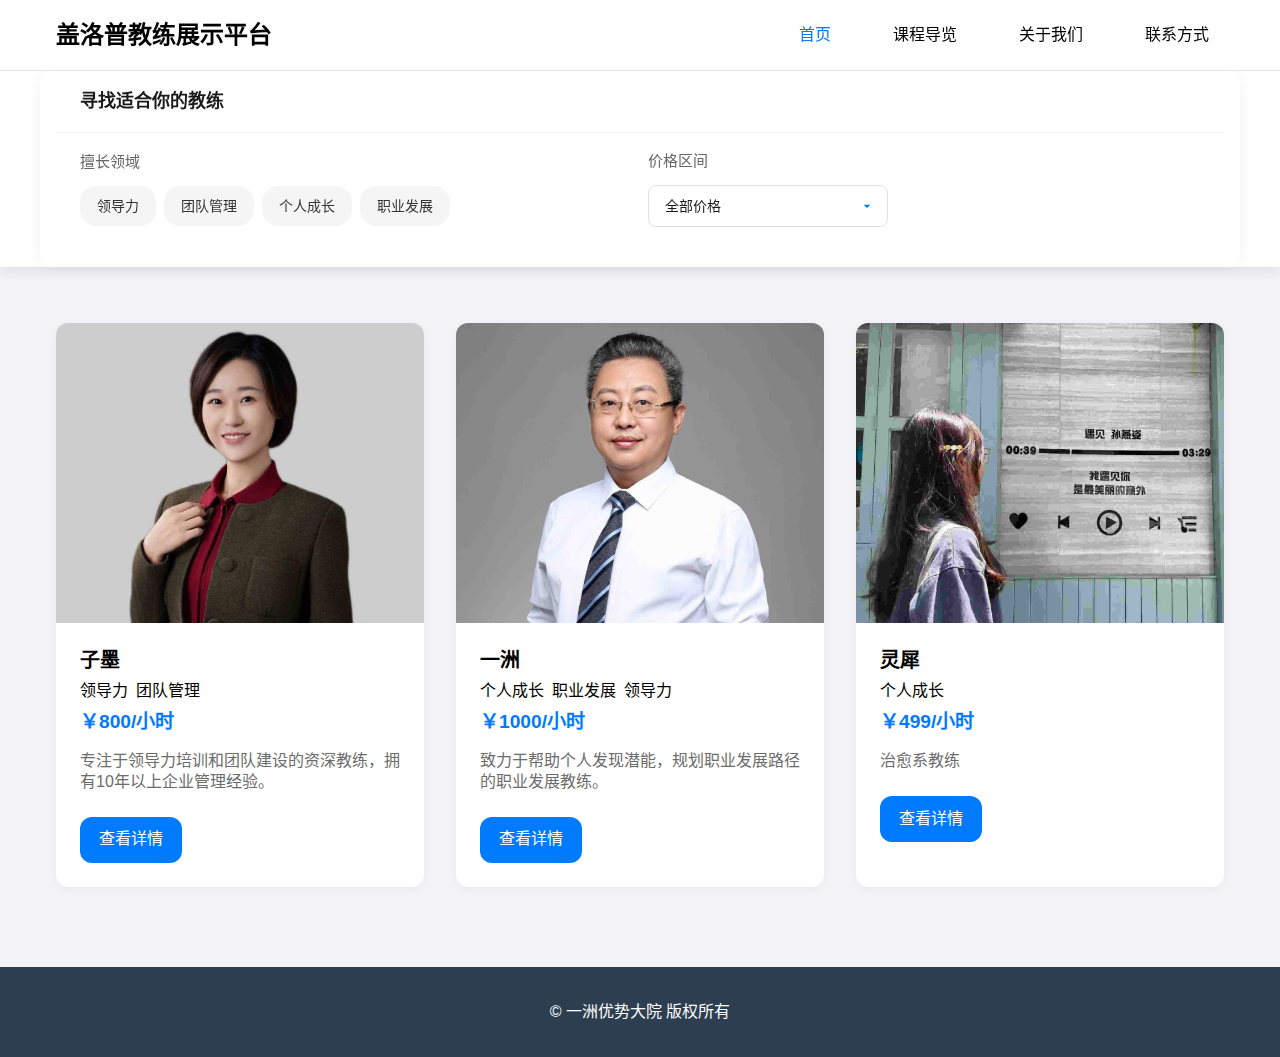
<file: index.html>
<!DOCTYPE html>
<html lang="zh-CN">
<head>
    <meta charset="UTF-8">
    <meta name="viewport" content="width=device-width, initial-scale=1.0">
    <title>盖洛普教练展示平台</title>
    <link rel="stylesheet" href="css/style.css">
    <link rel="stylesheet" href="css/responsive.css">
</head>
<body>
    <!-- 顶部导航栏 -->
    <header class="header">
        <nav class="nav-container">
            <div class="logo">盖洛普教练展示平台</div>
            <button class="menu-toggle" aria-label="切换菜单">
                <span class="hamburger"></span>
            </button>
            <ul class="nav-menu">
                <li><a href="#" class="active">首页</a></li>
                <li><a href="https://m.qlchat.com/wechat/page/live/2000014880701342" target="_blank">课程导览</a></li>
                <li><a href="#">关于我们</a></li>
                <li><a href="#">联系方式</a></li>
            </ul>
        </nav>
    </header>

    <!-- 搜索筛选区域 -->
    <section class="filter-section">
        <div class="filter-container">
            <div class="filter-header">
                <h2>寻找适合你的教练</h2>
                <button class="filter-toggle">
                    <span class="toggle-icon">▼</span>
                    <span class="toggle-text">筛选</span>
                </button>
            </div>
            
            <div class="filter-group">
                <div class="filter-category">
                    <h3>擅长领域</h3>
                    <div class="specialty-tags">
                        <label class="tag-item">
                            <input type="checkbox" name="expertise" value="领导力">
                            <span class="tag-text">领导力</span>
                        </label>
                        <label class="tag-item">
                            <input type="checkbox" name="expertise" value="团队管理">
                            <span class="tag-text">团队管理</span>
                        </label>
                        <label class="tag-item">
                            <input type="checkbox" name="expertise" value="个人成长">
                            <span class="tag-text">个人成长</span>
                        </label>
                        <label class="tag-item">
                            <input type="checkbox" name="expertise" value="职业发展">
                            <span class="tag-text">职业发展</span>
                        </label>
                    </div>
                </div>
                
                <div class="filter-category">
                    <h3>价格区间</h3>
                    <div class="price-selector">
                        <select class="custom-select" id="price-filter">
                            <option value="all">全部价格</option>
                            <option value="0-500">500元/小时以下</option>
                            <option value="500-1000">500-1000元/小时</option>
                            <option value="1000-2000">1000-2000元/小时</option>
                            <option value="2000+">2000元/小时以上</option>
                        </select>
                    </div>
                </div>
            </div>
        </div>
    </section>

    <!-- 教练列表展示区 -->
    <main class="main-content">
        <div class="coaches-grid">
            <!-- 原有教练内容保持不变 -->
        </div>
    </main>

    <!-- 页脚 -->
    <footer class="footer">
        <div class="footer-content">
            <p>&copy; 一洲优势大院 版权所有</p>
        </div>
    </footer>


    <!-- 在原有JS文件前添加新脚本 -->
    <script>
    // mobile-menu.js
    document.addEventListener('DOMContentLoaded', () => {
        const menuToggle = document.querySelector('.menu-toggle');
        const navMenu = document.querySelector('.nav-menu');

        // 汉堡菜单切换
        menuToggle.addEventListener('click', (e) => {
            e.stopPropagation();
            navMenu.classList.toggle('active');
            menuToggle.classList.toggle('active');
        });

        // 点击外部关闭菜单
        document.addEventListener('click', (e) => {
            if (navMenu.classList.contains('active')) { 
                navMenu.classList.remove('active');
                menuToggle.classList.remove('active');
            }
        });

        // 窗口resize处理
        window.addEventListener('resize', () => {
            if (window.innerWidth > 768) {
                navMenu.classList.remove('active');
                menuToggle.classList.remove('active');
            }
        });
    });
    </script>

    <script src="js/data-loader.js"></script>
    <script src="js/filter.js"></script>
    <script src="js/main.js"></script>

    <script>
    document.addEventListener('DOMContentLoaded', () => {
        const filterToggle = document.querySelector('.filter-toggle');
        const filterGroup = document.querySelector('.filter-group');
        
        filterToggle.addEventListener('click', () => {
            filterGroup.classList.toggle('active');
            filterToggle.classList.toggle('active');
        });
    });
    </script>
</body>
</html>
</file>
<file: css/style.css>
/* 更新全局样式，使用苹果风格 */
:root {
    --primary-color: #007AFF;
    --secondary-color: #5856D6;
    --success-color: #34C759;
    --warning-color: #FF9500;
    --danger-color: #FF3B30;
    --background-color: #F2F2F7;
    --card-background: #FFFFFF;
    --text-primary: #000000;
    --text-secondary: #6C6C6C;
    --border-radius: 12px;
    --font-family: -apple-system, BlinkMacSystemFont, "SF Pro Text", "SF Pro Icons", "Helvetica Neue", Helvetica, Arial, sans-serif;
}

* {
    margin: 0;
    padding: 0;
    box-sizing: border-box;
}

body {
    font-family: var(--font-family);
    line-height: 1.6;
    color: var(--text-primary);
    background-color: var(--background-color);
    -webkit-font-smoothing: antialiased;
}

/* 导航栏样式 */
.header {
    background-color: rgba(255, 255, 255, 0.9);
    backdrop-filter: blur(10px);
    -webkit-backdrop-filter: blur(10px);
    position: sticky;
    top: 0;
    z-index: 100;
    border-bottom: 1px solid rgba(0, 0, 0, 0.1);
}

.nav-container {
    max-width: 1200px;
    margin: 0 auto;
    padding: 1rem;
    display: flex;
    justify-content: space-between;
    align-items: center;
}

.logo {
    font-size: 1.5rem;
    font-weight: 600;
    color: var(--text-primary);
}

.nav-menu {
    display: flex;
    list-style: none;
    gap: 2rem;
}

.nav-menu a {
    text-decoration: none;
    color: var(--text-primary);
    font-weight: 500;
    transition: color 0.3s;
}

.nav-menu a:hover, .nav-menu a.active {
    color: var(--primary-color);
}

/* 筛选区域样式 */
.filter-section {
    background-color: #fff;
    /* padding: 2rem 0;
    margin-bottom: 2rem; */
}

.filter-container {
    max-width: 1200px;
    margin: 0 auto;
    padding: 0 1rem;
}

.filter-group {
    display: flex;
    justify-content: space-between;
    align-items: center;
    margin-bottom: 1.5rem;
}

.filter-category {
    flex: 1;
    margin-right: 1rem;
}

.filter-category:last-child {
    margin-right: 0;
}

.filter-group h3 {
    margin-bottom: 1rem;
    color: #2c3e50;
}

.specialty-tags {
    display: flex;
    flex-wrap: wrap;
    gap: 8px;
}

.tag-item {
    display: inline-block;
}

.tag-text {
    display: inline-block;
    padding: 8px 16px;
    background: #f5f5f5;
    border-radius: 16px;
    font-size: 14px;
    color: #333;
    border: 1px solid transparent;
    transition: all 0.2s;
}

.tag-item input:checked + .tag-text {
    background: rgba(0, 122, 255, 0.1);
    border-color: #007AFF;
    color: #007AFF;
    font-weight: 500;
}

.price-selector {
    max-width: 240px;
}

.custom-select {
    width: 100%;
    padding: 12px 40px 12px 16px;
    border: 1px solid #e0e0e0;
    border-radius: 8px;
    appearance: none;
    background: url("data:image/svg+xml,%3Csvg xmlns='http://www.w3.org/2000/svg' viewBox='0 0 24 24' fill='%23007AFF'%3E%3Cpath d='M7 10l5 5 5-5z'/%3E%3C/svg%3E") 
        no-repeat right 12px center/16px;
    font-size: 14px;
    color: #1a1a1a;
}

.custom-select:focus {
    border-color: #007AFF;
    box-shadow: 0 0 0 2px rgba(0, 122, 255, 0.2);
}

/* 教练列表区域样式 */
.main-content {
    max-width: 1200px;
    margin: 0 auto;
    padding: 0 1rem;
}

.coaches-grid {
    display: grid;
    grid-template-columns: repeat(auto-fill, minmax(300px, 1fr));
    gap: 2rem;
    padding: 2rem 0;
}

.coach-card {
    background-color: var(--card-background);
    border-radius: var(--border-radius);
    overflow: hidden;
    box-shadow: 0 2px 8px rgba(0, 0, 0, 0.04);
    transition: transform 0.3s, box-shadow 0.3s;
}

.coach-card:hover {
    transform: translateY(-4px);
    box-shadow: 0 4px 12px rgba(0, 0, 0, 0.08);
}

.coach-avatar {
    width: 100%;
    height: 300px;
    overflow: hidden;
    position: relative;
}

.coach-avatar img {
    width: 100%;
    height: 100%;
    object-fit: cover;
    object-position: center top;
}

.coach-info {
    padding: 1.5rem;
    line-height: 1.3;
}

.coach-name {
    font-size: 1.25rem;
    font-weight: 600;
    margin-bottom: 0.5rem;
    color: var(--text-primary);
}

.coach-tags {
    display: flex;
    flex-wrap: wrap;
    gap: 0.5rem;
    margin-bottom: 0.5rem;
}

.coach-price {
    font-size: 1.2rem;
    color: var(--primary-color);
    font-weight: 600;
    margin-bottom: 1rem;
}

.coach-intro {
    color: var(--text-secondary);
    margin-bottom: 1.5rem;
    display: -webkit-box;
    -webkit-line-clamp: 3;
    line-clamp: 3;
    -webkit-box-orient: vertical;
    overflow: hidden;
}

.view-more-btn {
    display: inline-block;
    padding: 0.8rem 1.2rem;
    background-color: var(--primary-color);
    color: white;
    text-decoration: none;
    border-radius: var(--border-radius);
    font-weight: 500;
    transition: background-color 0.3s;
}

.view-more-btn:hover {
    background-color: #0066CC;
}

/* 页脚样式 */
.footer {
    background-color: #2c3e50;
    color: #fff;
    padding: 2rem 0;
    margin-top: 3rem;
}

.footer-content {
    max-width: 1200px;
    margin: 0 auto;
    text-align: center;
    padding: 0 1rem;
}

/* 移动设备样式 */
@media (max-width: 768px) {
    .filter-group {
        display: flex; /* 使用 flexbox 布局 */
        justify-content: space-between; /* 在一行中均匀分布 */
        align-items: center; /* 垂直居中对齐 */
        margin-bottom: 1rem; /* 增加底部间距 */
    }

    .filter-group h3 {
        margin-bottom: 0; /* 移除标题的底部间距 */
        margin-right: 1rem; /* 增加标题与筛选内容之间的间距 */
    }

    .price-range {
        flex: 1; /* 让价格区间筛选占据剩余空间 */
    }
} 

/* 筛选栏样式 */
.filter-section {
    background: #fff;
    box-shadow: 0 4px 12px rgba(0, 0, 0, 0.08);
    position: sticky;
    top: 60px;
    z-index: 50;
}

.filter-header {
    display: flex;
    justify-content: space-between;
    align-items: center;
    padding: 16px 24px;
    border-bottom: 1px solid #f0f0f0;
}

.filter-header h2 {
    font-size: 18px;
    color: #1a1a1a;
    font-weight: 600;
}

.filter-controls {
    display: flex;
    gap: 12px;
}

.filter-controls button {
    padding: 8px 16px;
    border-radius: 16px;
    font-size: 14px;
    transition: all 0.2s;
}

.filter-reset {
    background: #f5f5f5;
    color: #666;
    border: 1px solid #e0e0e0;
}

.filter-confirm {
    background: #007AFF;
    color: white;
    border: 1px solid #007AFF;
}

.filter-group {
    padding: 16px 24px;
}

.filter-category {
    margin-bottom: 24px;
}

.filter-category h3 {
    font-size: 15px;
    color: #666;
    margin-bottom: 12px;
    font-weight: 500;
}

/* 标签云样式 */
.tag-cloud {
    display: flex;
    flex-wrap: wrap;
    gap: 8px;
    max-height: 200px;
    overflow-y: auto;
}

.tag-item {
    position: relative;
}

.tag-item input {
    position: absolute;
    opacity: 0;
}

.tag-text {
    display: block;
    padding: 8px 16px;
    background: #f5f5f5;
    border-radius: 16px;
    font-size: 14px;
    color: #333;
    border: 1px solid transparent;
    transition: all 0.2s;
}

.tag-item input:checked + .tag-text {
    background: rgba(0, 122, 255, 0.1);
    border-color: #007AFF;
    color: #007AFF;
    font-weight: 500;
}

/* 自定义下拉菜单 */
.price-selector {
    position: relative;
    max-width: 240px;
}

.custom-select {
    width: 100%;
    padding: 12px 40px 12px 16px;
    border: 1px solid #e0e0e0;
    border-radius: 8px;
    appearance: none;
    background: url("data:image/svg+xml,%3Csvg xmlns='http://www.w3.org/2000/svg' viewBox='0 0 24 24' fill='%23007AFF'%3E%3Cpath d='M7 10l5 5 5-5z'/%3E%3C/svg%3E") 
        no-repeat right 12px center/16px;
    font-size: 14px;
    color: #1a1a1a;
}

.custom-select:focus {
    border-color: #007AFF;
    box-shadow: 0 0 0 2px rgba(0, 122, 255, 0.2);
}

/* 响应式设计 */
@media (max-width: 768px) {
    .filter-section {
        top: 56px;
    }

    .filter-header {
        padding: 12px 16px;
    }

    .filter-controls button {
        padding: 6px 12px;
    }

    .tag-cloud {
        flex-wrap: nowrap;
        overflow-x: auto;
        padding-bottom: 8px;
    }

    .tag-text {
        white-space: nowrap;
    }

    .price-selector {
        max-width: 100%;
    }
}
/* 修改移动端筛选栏样式 */
@media (max-width: 768px) {
    .tag-cloud {
        display: grid !important; /* 强制使用网格布局 */
        grid-template-columns: repeat(2, 1fr); /* 2列布局 */
        gap: 8px; /* 间距调整 */
        max-height: none !important; /* 移除高度限制 */
        overflow: visible !important; /* 取消滚动限制 */
    }

    .tag-item {
        margin: 0 !important; /* 清除默认边距 */
        width: 100% !important; /* 确保填满网格 */
    }

    .tag-text {
        width: 100%;
        padding: 12px !important; /* 加大点击区域 */
        border-radius: 8px !important;
        font-size: 14px;
        white-space: nowrap; /* 防止文字换行 */
        text-align: center;
        transition: all 0.2s;
    }

    /* 选中状态优化 */
    .tag-item input:checked + .tag-text {
        background: #007AFF !important;
        color: white !important;
        box-shadow: 0 2px 6px rgba(0,122,255,0.3);
    }

    /* 价格筛选优化 */
    .price-selector {
        margin-top: 16px;
    }
    
    .custom-select {
        font-size: 14px;
        padding: 12px 36px 12px 16px !important;
    }
}

/* 平板设备适配 */
@media (min-width: 481px) and (max-width: 768px) {
    .tag-cloud {
        grid-template-columns: repeat(4, 1fr); /* 4列布局 */
    }
}

/* 在style.css原有内容基础上添加 */
@media (max-width: 768px) {

    .tag-item {
        flex: 0 0 45%;
        min-width: 120px;
        margin: 0 !important;
    }

    .tag-text {
        padding: 10px 12px !important;
        white-space: nowrap;
        text-overflow: ellipsis;
        overflow: hidden;
    }

    /* 教练列表两列布局 */
    .coaches-grid {
        grid-template-columns: repeat(2, 1fr) !important;
        gap: 1rem !important;
    }

    .coach-avatar img {
        height: 180px !important;
    }

    .coach-card {
        box-shadow: 0 2px 6px rgba(0,0,0,0.08);
    }
}

/* 小屏手机优化 */
@media (max-width: 400px) {
    .tag-item {
        flex: 0 0 48%;
    }
    
    .coach-avatar img {
        height: 160px !important;
    }
}

/* 隐藏桌面版的汉堡菜单 */
@media (min-width: 769px) {
    .menu-toggle {
        display: none;
    }
}
</file>
<file: css/responsive.css>
/* 平板设备 */
@media screen and (max-width: 768px) {
    .filter-group {
        flex-direction: column;
        align-items: baseline;
    }

    .nav-container {
        flex-direction: column;
        text-align: center;
    }

    .nav-menu {
        margin-top: 1rem;
        gap: 1rem;
    }

    .coaches-grid {
        grid-template-columns: repeat(auto-fill, minmax(250px, 1fr));
    }

    .filter-header {
        display: flex;
        justify-content: space-between;
        align-items: center;
    }
    
    .filter-toggle {
        display: flex;
        align-items: center;
        padding: 8px 12px;
        background: none;
        border: 1px solid #ddd;
        border-radius: 4px;
        cursor: pointer;
    }
    
    .filter-toggle .toggle-icon {
        margin-right: 5px;
        transition: transform 0.3s;
    }
    
    .filter-toggle.active .toggle-icon {
        transform: rotate(180deg);
    }
    
    .filter-group {
        display: none;
        transition: all 0.3s ease;
    }
    
    .filter-group.active {
        display: block;
    }
}

/* 移动设备 */
@media screen and (max-width: 480px) {
    .nav-menu {
        flex-direction: column;
    }

    .tag {
        width: 100%;
        text-align: center;
    }

    .coaches-grid {
        grid-template-columns: 1fr;
    }
} 
/* 移动端导航样式 */
.menu-toggle {
    display: none;
    position: fixed;
    left: 15px;
    top: 15px;
    z-index: 1000;
    background: none;
    border: none;
    padding: 10px;
}

.hamburger {
    display: block;
    width: 25px;
    height: 2px;
    background: #333;
    position: relative;
    transition: transform 0.3s;
}

.hamburger::before,
.hamburger::after {
    content: '';
    position: absolute;
    width: 100%;
    height: 100%;
    background: inherit;
    transition: all 0.3s;
}

.hamburger::before { top: -8px; }
.hamburger::after { top: 8px; }

.nav-menu {
    position: fixed;
    left: -250px;
    top: 0;
    height: 100vh;
    width: 250px;
    background: #fff;
    box-shadow: 2px 0 15px rgba(0,0,0,0.1);
    padding: 60px 20px 20px;
    transition: left 0.3s;
    z-index: 999;
}

.nav-menu.active {
    left: 0;
    display: flex;
    flex-direction: column;
    align-items: center;
}

/* 移动端适配 */
@media (max-width: 768px) {
    .menu-toggle {
        display: block;
    }
    
    .nav-container {
        justify-content: center;
        padding: 15px;
    }
    
    .logo {
        margin-left: 40px;
    }
    
    .nav-menu {
        padding-top: 80px;
    }

    /* 筛选栏优化 */
    .specialty-tags {
        grid-template-columns: repeat(2, 1fr);
        gap: 8px;
    }

    .tag {
        padding: 10px;
        border-radius: 20px;
        border: 1px solid #eee;
        text-align: center;
    }

    .price-range select {
        width: 100%;
        padding: 12px;
        border-radius: 8px;
    }
}

/* 桌面端样式 */
@media (min-width: 769px) {
    .nav-menu {
        position: static;
        display: flex;
        height: auto;
        width: auto;
        background: transparent;
        box-shadow: none;
        padding: 0;
    }

    .nav-menu li {
        margin: 0 15px;
    }

    .filter-toggle {
        display: none;
    }
}

/* 通用优化 */
.filter-container {
    border-radius: 12px;
    box-shadow: 0 2px 15px rgba(0,0,0,0.05);
}

.nav-menu a:hover {
    background: #f8f9fa;
    transform: translateX(3px);
}

body {
    overflow-x: hidden;
}
</file>
